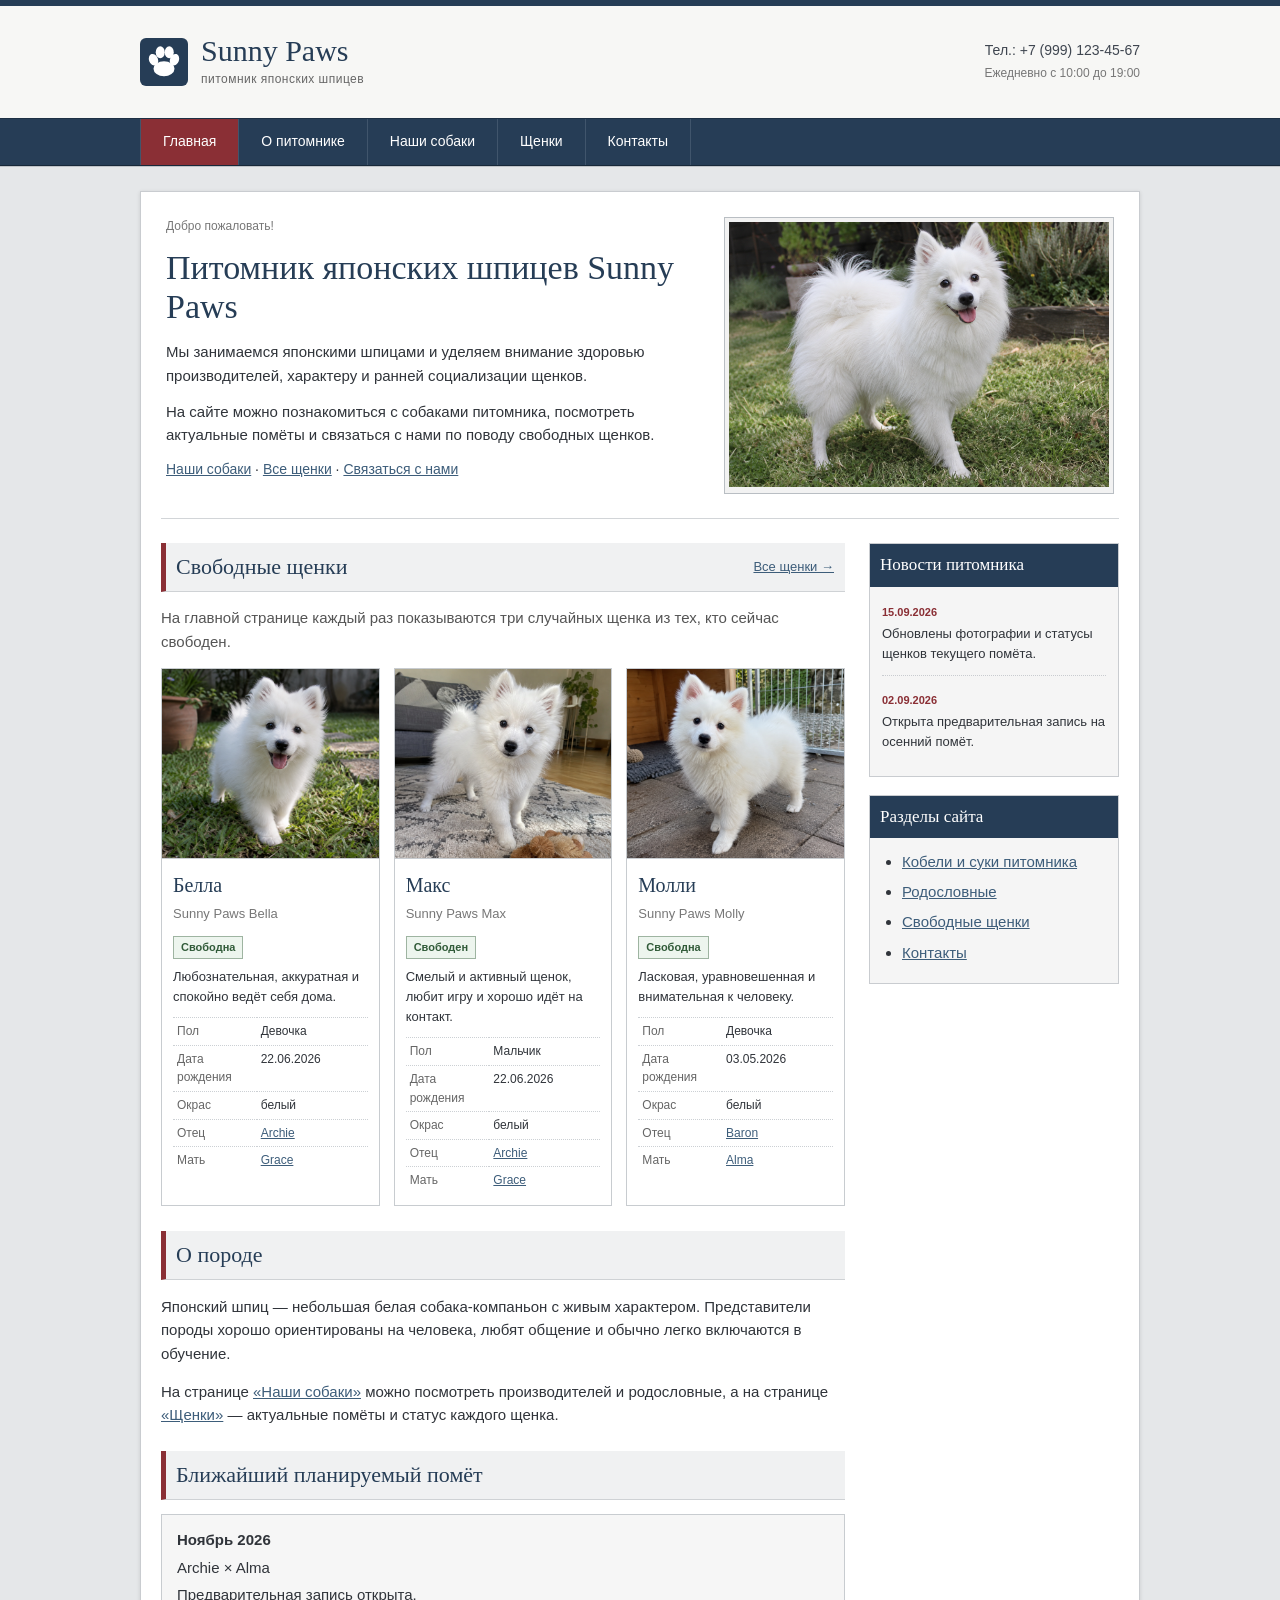
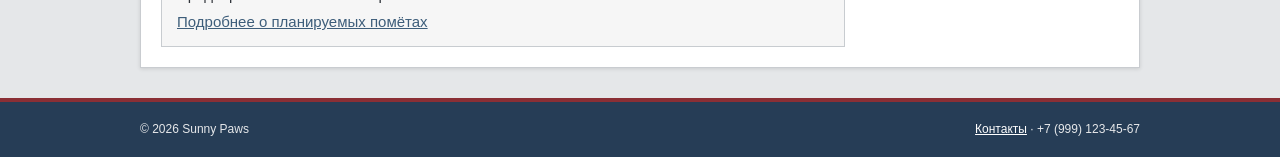
<file: index.html>
<!DOCTYPE html>
<html lang="ru">
<head>
  <meta charset="UTF-8">
  <meta name="viewport" content="width=device-width, initial-scale=1.0">
  <meta name="description" content="Sunny Paws — питомник японских шпицев. Щенки, собаки питомника, помёты и контакты.">
  <title>Sunny Paws — питомник японских шпицев</title>
  <link rel="icon" href="images/paw.svg" type="image/svg+xml">
  <link rel="stylesheet" href="css/style.css">
  <link rel="stylesheet" href="css/responsive.css">
  <script src="js/data.js" defer></script>
  <script src="js/script.js" defer></script>
</head>
<body>

<header class="site-header">
  <div class="site-wrap header-top">
    <a class="site-name" href="index.html">
      <img src="images/paw.svg" alt="" width="48" height="48">
      <span>
        <strong>Sunny Paws</strong>
        <small>питомник японских шпицев</small>
      </span>
    </a>
    <p class="header-contact">Тел.: +7 (999) 123-45-67<br><span>Ежедневно с 10:00 до 19:00</span></p>
    <button class="menu-toggle" type="button" aria-expanded="false" aria-controls="main-nav">Меню</button>
  </div>
  <nav class="main-nav" id="main-nav" aria-label="Основная навигация">
    <div class="site-wrap nav-inner">
      <a class="active" href="index.html" aria-current="page">Главная</a><a href="about.html">О питомнике</a><a href="dogs.html">Наши собаки</a><a href="puppies.html">Щенки</a><a href="contacts.html">Контакты</a>
    </div>
  </nav>
</header>
<main class="site-wrap content">
  <section class="welcome">
    <div class="welcome-text">
      <p class="crumb">Добро пожаловать!</p>
      <h1>Питомник японских шпицев Sunny Paws</h1>
      <p>Мы занимаемся японскими шпицами и уделяем внимание здоровью производителей, характеру и ранней социализации щенков.</p>
      <p>На сайте можно познакомиться с собаками питомника, посмотреть актуальные помёты и связаться с нами по поводу свободных щенков.</p>
      <p class="plain-links"><a href="dogs.html">Наши собаки</a> · <a href="puppies.html">Все щенки</a> · <a href="contacts.html">Связаться с нами</a></p>
    </div>
    <div class="welcome-photo">
      <img src="images/dog-grace.png" alt="Японский шпиц">
    </div>
  </section>

  <div class="two-columns">
    <div class="main-column">
      <section class="block">
        <div class="title-row">
          <h2 class="block-title">Свободные щенки</h2>
          <a class="more-link" href="puppies.html">Все щенки →</a>
        </div>
        <p class="intro">На главной странице каждый раз показываются три случайных щенка из тех, кто сейчас свободен.</p>
        <div class="featured-puppies" id="featured-puppies">
          <p class="loading-note">Загрузка списка щенков...</p>
        </div>
      </section>

      <section class="block">
        <h2 class="block-title">О породе</h2>
        <p>Японский шпиц — небольшая белая собака-компаньон с живым характером. Представители породы хорошо ориентированы на человека, любят общение и обычно легко включаются в обучение.</p>
        <p>На странице <a href="dogs.html">«Наши собаки»</a> можно посмотреть производителей и родословные, а на странице <a href="puppies.html">«Щенки»</a> — актуальные помёты и статус каждого щенка.</p>
      </section>

      <section class="block">
        <h2 class="block-title">Ближайший планируемый помёт</h2>
        <div class="planned-small">
          <p><strong>Ноябрь 2026</strong></p>
          <p>Archie × Alma</p>
          <p>Предварительная запись открыта.</p>
          <a href="puppies.html#planned">Подробнее о планируемых помётах</a>
        </div>
      </section>
    </div>

    <aside class="sidebar">
      <section class="side-box">
        <h2>Новости питомника</h2>
        <article class="news-item">
          <time datetime="2026-09-15">15.09.2026</time>
          <p>Обновлены фотографии и статусы щенков текущего помёта.</p>
        </article>
        <article class="news-item">
          <time datetime="2026-09-02">02.09.2026</time>
          <p>Открыта предварительная запись на осенний помёт.</p>
        </article>
      </section>

      <section class="side-box">
        <h2>Разделы сайта</h2>
        <ul class="link-list">
          <li><a href="dogs.html">Кобели и суки питомника</a></li>
          <li><a href="dogs.html#pedigree">Родословные</a></li>
          <li><a href="puppies.html">Свободные щенки</a></li>
          <li><a href="contacts.html">Контакты</a></li>
        </ul>
      </section>
    </aside>
  </div>
</main>

<footer class="site-footer">
  <div class="site-wrap footer-inner">
    <p>© <span data-current-year></span> Sunny Paws</p>
    <p><a href="contacts.html">Контакты</a> · +7 (999) 123-45-67</p>
  </div>
</footer>

</body>
</html>
</file>
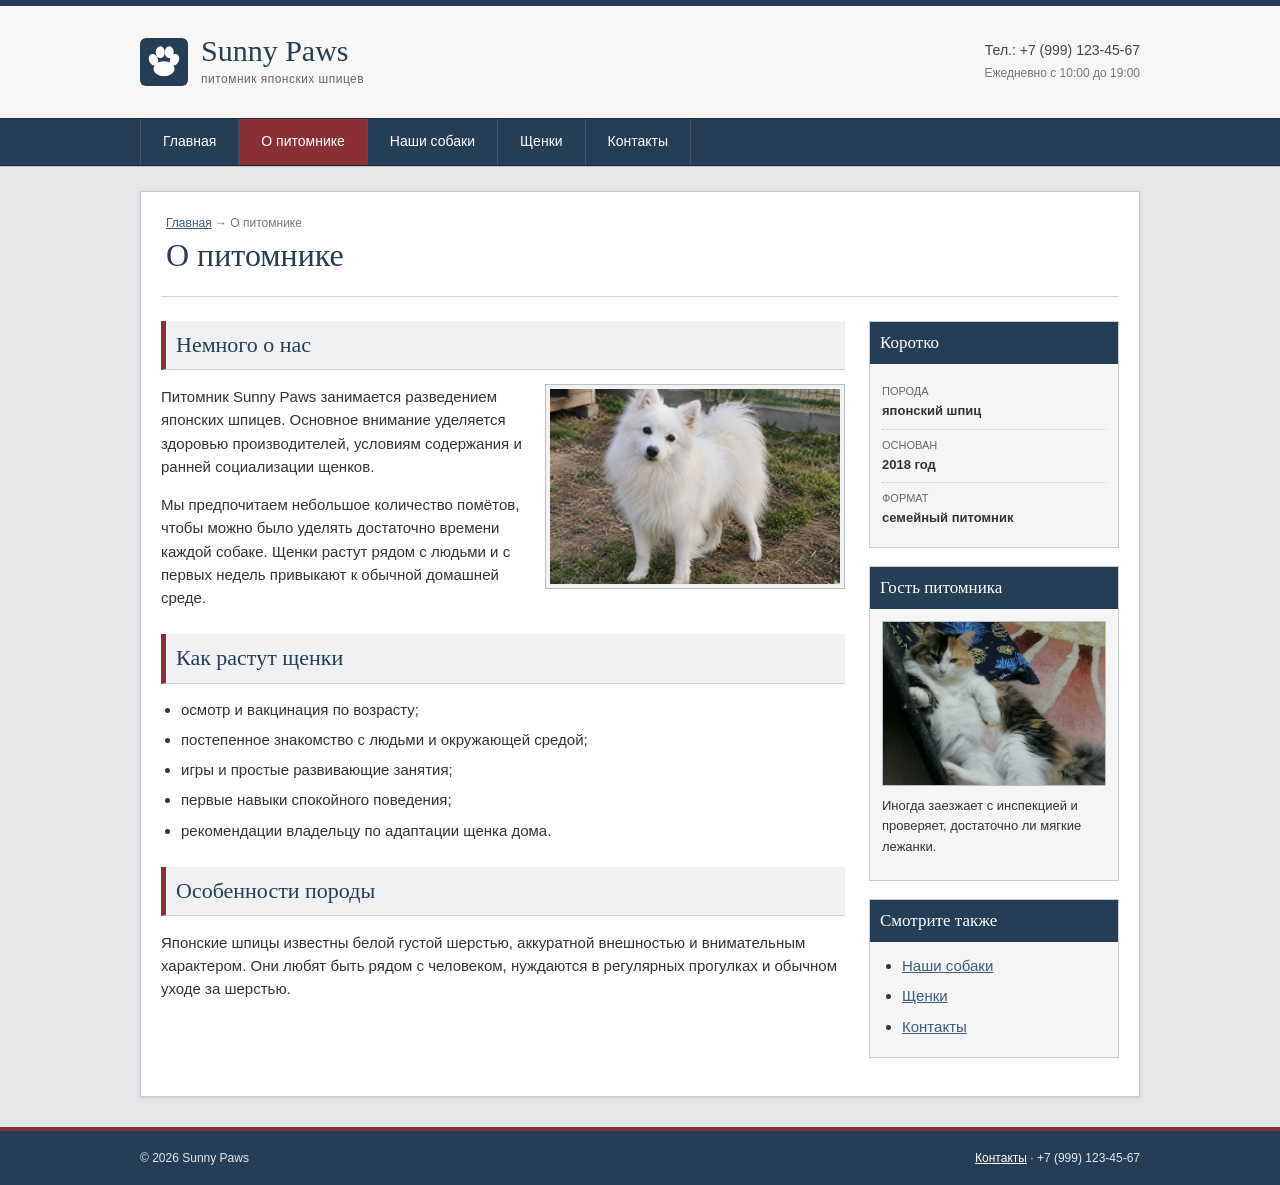
<file: about.html>
<!DOCTYPE html>
<html lang="ru">
<head>
  <meta charset="UTF-8">
  <meta name="viewport" content="width=device-width, initial-scale=1.0">
  <meta name="description" content="О питомнике Sunny Paws и японских шпицах.">
  <title>О питомнике — Sunny Paws</title>
  <link rel="icon" href="images/paw.svg" type="image/svg+xml">
  <link rel="stylesheet" href="css/style.css">
  <link rel="stylesheet" href="css/responsive.css">
  <script src="js/script.js" defer></script>
</head>
<body>

<header class="site-header">
  <div class="site-wrap header-top">
    <a class="site-name" href="index.html">
      <img src="images/paw.svg" alt="" width="48" height="48">
      <span>
        <strong>Sunny Paws</strong>
        <small>питомник японских шпицев</small>
      </span>
    </a>
    <p class="header-contact">Тел.: +7 (999) 123-45-67<br><span>Ежедневно с 10:00 до 19:00</span></p>
    <button class="menu-toggle" type="button" aria-expanded="false" aria-controls="main-nav">Меню</button>
  </div>
  <nav class="main-nav" id="main-nav" aria-label="Основная навигация">
    <div class="site-wrap nav-inner">
      <a href="index.html">Главная</a><a class="active" href="about.html" aria-current="page">О питомнике</a><a href="dogs.html">Наши собаки</a><a href="puppies.html">Щенки</a><a href="contacts.html">Контакты</a>
    </div>
  </nav>
</header>
<main class="site-wrap content">
  <div class="page-heading">
    <p class="crumb"><a href="index.html">Главная</a> → О питомнике</p>
    <h1>О питомнике</h1>
  </div>

  <div class="two-columns">
    <div class="main-column">
      <section class="block">
        <h2 class="block-title">Немного о нас</h2>
        <img class="article-photo" src="images/dog-alma.png" alt="Японский шпиц">
        <p>Питомник Sunny Paws занимается разведением японских шпицев. Основное внимание уделяется здоровью производителей, условиям содержания и ранней социализации щенков.</p>
        <p>Мы предпочитаем небольшое количество помётов, чтобы можно было уделять достаточно времени каждой собаке. Щенки растут рядом с людьми и с первых недель привыкают к обычной домашней среде.</p>
      </section>

      <section class="block">
        <h2 class="block-title">Как растут щенки</h2>
        <ul class="normal-list">
          <li>осмотр и вакцинация по возрасту;</li>
          <li>постепенное знакомство с людьми и окружающей средой;</li>
          <li>игры и простые развивающие занятия;</li>
          <li>первые навыки спокойного поведения;</li>
          <li>рекомендации владельцу по адаптации щенка дома.</li>
        </ul>
      </section>

      <section class="block">
        <h2 class="block-title">Особенности породы</h2>
        <p>Японские шпицы известны белой густой шерстью, аккуратной внешностью и внимательным характером. Они любят быть рядом с человеком, нуждаются в регулярных прогулках и обычном уходе за шерстью.</p>
      </section>
    </div>

    <aside class="sidebar">
      <section class="side-box">
        <h2>Коротко</h2>
        <dl class="facts">
          <div><dt>Порода</dt><dd>японский шпиц</dd></div>
          <div><dt>Основан</dt><dd>2018 год</dd></div>
          <div><dt>Формат</dt><dd>семейный питомник</dd></div>
        </dl>
      </section>
      <section class="side-box guest-pet-box">
        <h2>Гость питомника</h2>
        <img src="images/guest-cat.png" alt="Кошка — гость питомника">
        <p>Иногда заезжает с инспекцией и проверяет, достаточно ли мягкие лежанки.</p>
      </section>

      <section class="side-box">
        <h2>Смотрите также</h2>
        <ul class="link-list">
          <li><a href="dogs.html">Наши собаки</a></li>
          <li><a href="puppies.html">Щенки</a></li>
          <li><a href="contacts.html">Контакты</a></li>
        </ul>
      </section>
    </aside>
  </div>
</main>

<footer class="site-footer">
  <div class="site-wrap footer-inner">
    <p>© <span data-current-year></span> Sunny Paws</p>
    <p><a href="contacts.html">Контакты</a> · +7 (999) 123-45-67</p>
  </div>
</footer>

</body>
</html>
</file>
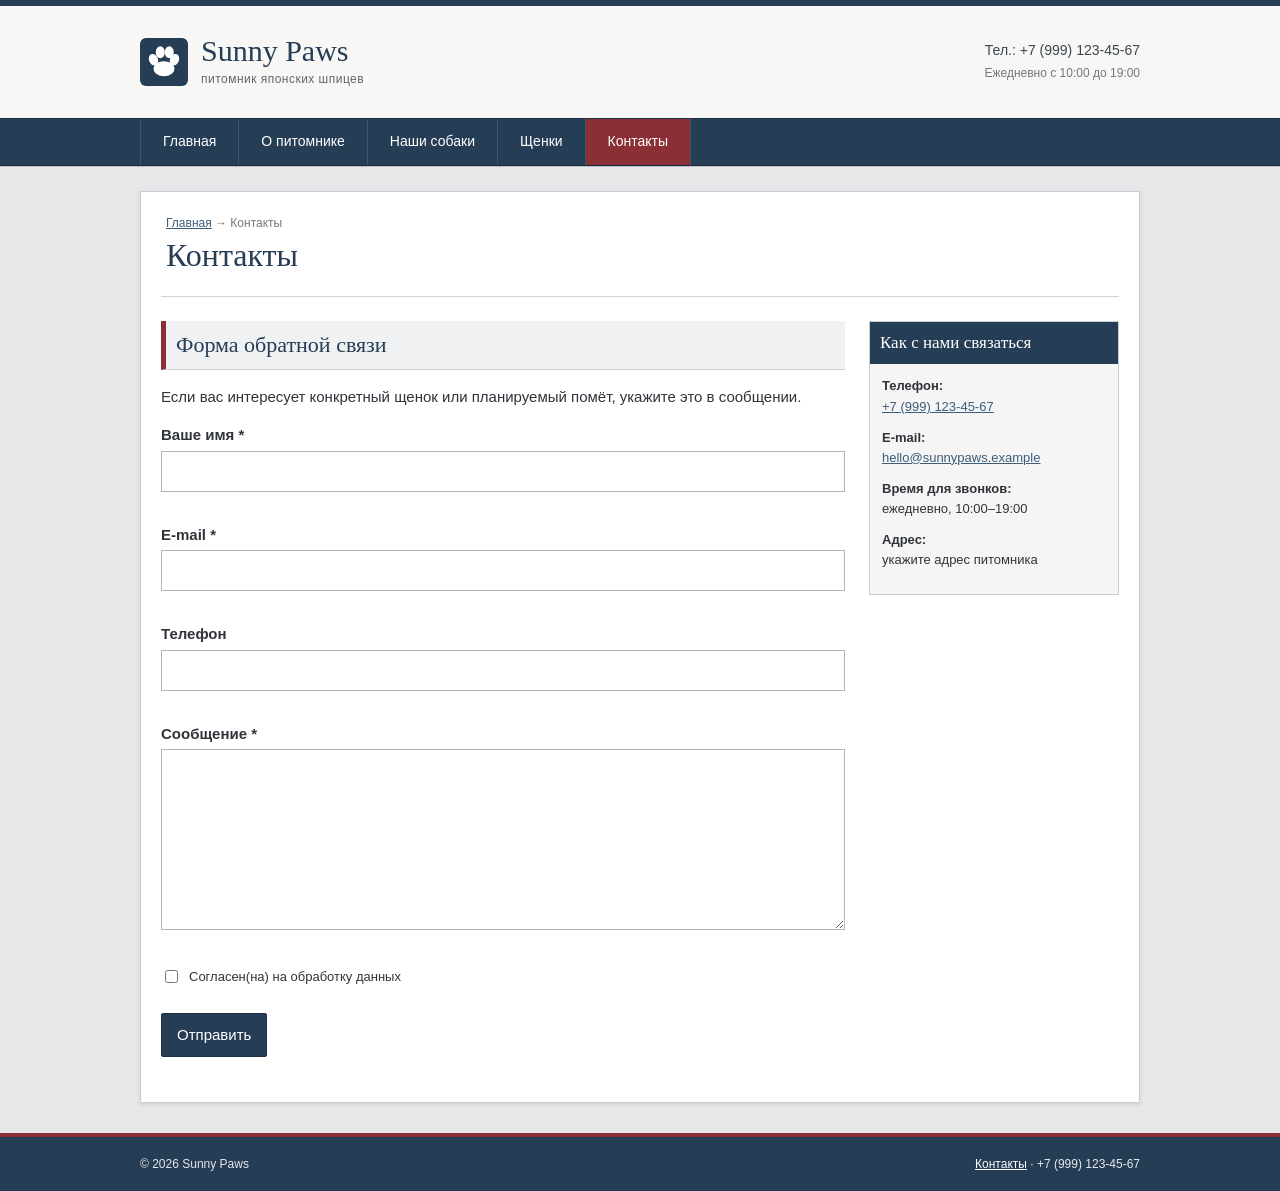
<file: contacts.html>
<!DOCTYPE html>
<html lang="ru">
<head>
  <meta charset="UTF-8">
  <meta name="viewport" content="width=device-width, initial-scale=1.0">
  <meta name="description" content="Контакты питомника Sunny Paws.">
  <title>Контакты — Sunny Paws</title>
  <link rel="icon" href="images/paw.svg" type="image/svg+xml">
  <link rel="stylesheet" href="css/style.css">
  <link rel="stylesheet" href="css/responsive.css">
  <script src="js/script.js" defer></script>
</head>
<body>

<header class="site-header">
  <div class="site-wrap header-top">
    <a class="site-name" href="index.html">
      <img src="images/paw.svg" alt="" width="48" height="48">
      <span>
        <strong>Sunny Paws</strong>
        <small>питомник японских шпицев</small>
      </span>
    </a>
    <p class="header-contact">Тел.: +7 (999) 123-45-67<br><span>Ежедневно с 10:00 до 19:00</span></p>
    <button class="menu-toggle" type="button" aria-expanded="false" aria-controls="main-nav">Меню</button>
  </div>
  <nav class="main-nav" id="main-nav" aria-label="Основная навигация">
    <div class="site-wrap nav-inner">
      <a href="index.html">Главная</a><a href="about.html">О питомнике</a><a href="dogs.html">Наши собаки</a><a href="puppies.html">Щенки</a><a class="active" href="contacts.html" aria-current="page">Контакты</a>
    </div>
  </nav>
</header>
<main class="site-wrap content">
  <div class="page-heading">
    <p class="crumb"><a href="index.html">Главная</a> → Контакты</p>
    <h1>Контакты</h1>
  </div>

  <div class="two-columns contacts-layout">
    <section class="main-column block">
      <h2 class="block-title">Форма обратной связи</h2>
      <p>Если вас интересует конкретный щенок или планируемый помёт, укажите это в сообщении.</p>

      <form id="contact-form" novalidate>
        <div class="form-group">
          <label for="name">Ваше имя *</label>
          <input id="name" name="name" type="text" autocomplete="name">
          <small class="error-message" id="name-error"></small>
        </div>

        <div class="form-group">
          <label for="email">E-mail *</label>
          <input id="email" name="email" type="email" autocomplete="email">
          <small class="error-message" id="email-error"></small>
        </div>

        <div class="form-group">
          <label for="phone">Телефон</label>
          <input id="phone" name="phone" type="tel" autocomplete="tel">
          <small class="error-message" id="phone-error"></small>
        </div>

        <div class="form-group">
          <label for="message">Сообщение *</label>
          <textarea id="message" name="message" rows="7"></textarea>
          <small class="error-message" id="message-error"></small>
        </div>

        <label class="checkbox-row">
          <input id="agreement" name="agreement" type="checkbox">
          <span>Согласен(на) на обработку данных</span>
        </label>
        <small class="error-message" id="agreement-error"></small>

        <button class="classic-button form-button" type="submit">Отправить</button>
        <div class="form-status" id="form-status" role="status" aria-live="polite"></div>
      </form>
    </section>

    <aside class="sidebar">
      <section class="side-box contact-box">
        <h2>Как с нами связаться</h2>
        <p><strong>Телефон:</strong><br><a href="tel:+79991234567">+7 (999) 123-45-67</a></p>
        <p><strong>E-mail:</strong><br><a href="mailto:hello@sunnypaws.example">hello@sunnypaws.example</a></p>
        <p><strong>Время для звонков:</strong><br>ежедневно, 10:00–19:00</p>
        <p><strong>Адрес:</strong><br>укажите адрес питомника</p>
      </section>
    </aside>
  </div>
</main>

<footer class="site-footer">
  <div class="site-wrap footer-inner">
    <p>© <span data-current-year></span> Sunny Paws</p>
    <p><a href="contacts.html">Контакты</a> · +7 (999) 123-45-67</p>
  </div>
</footer>

</body>
</html>
</file>
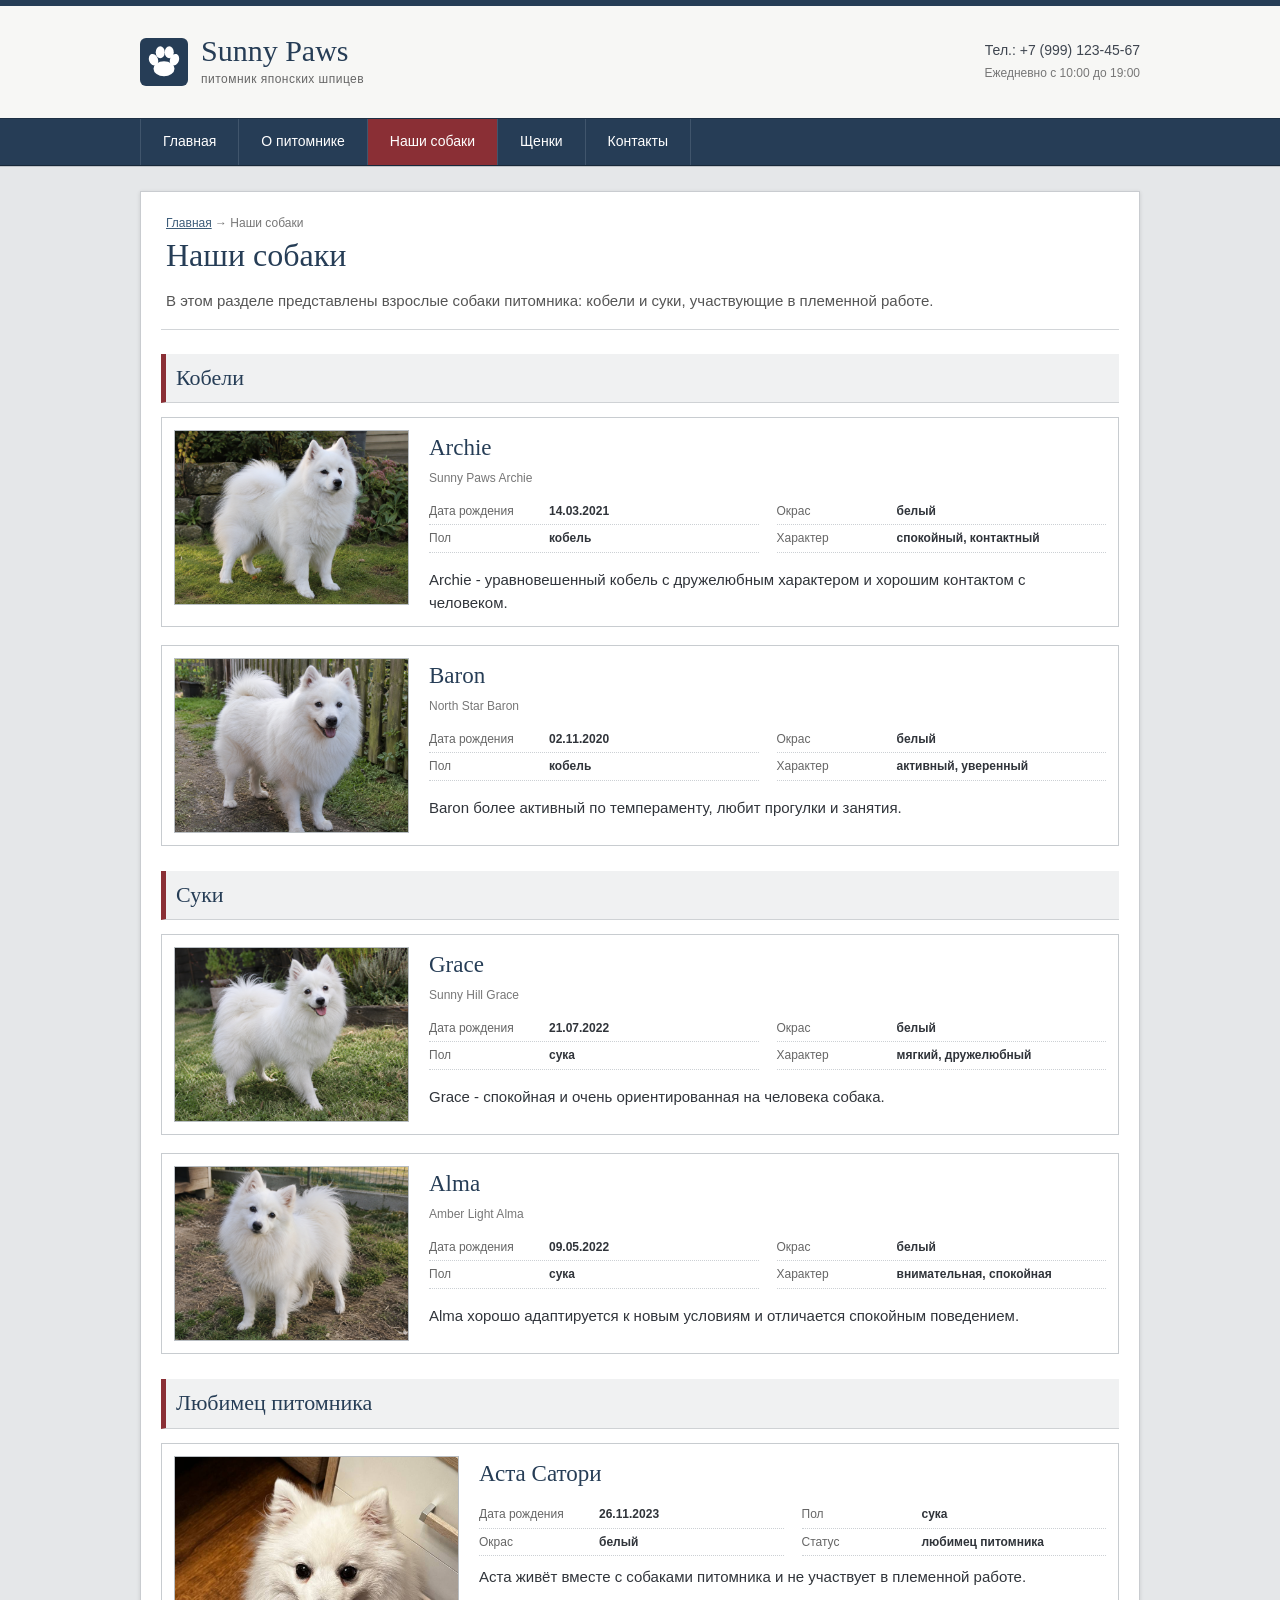
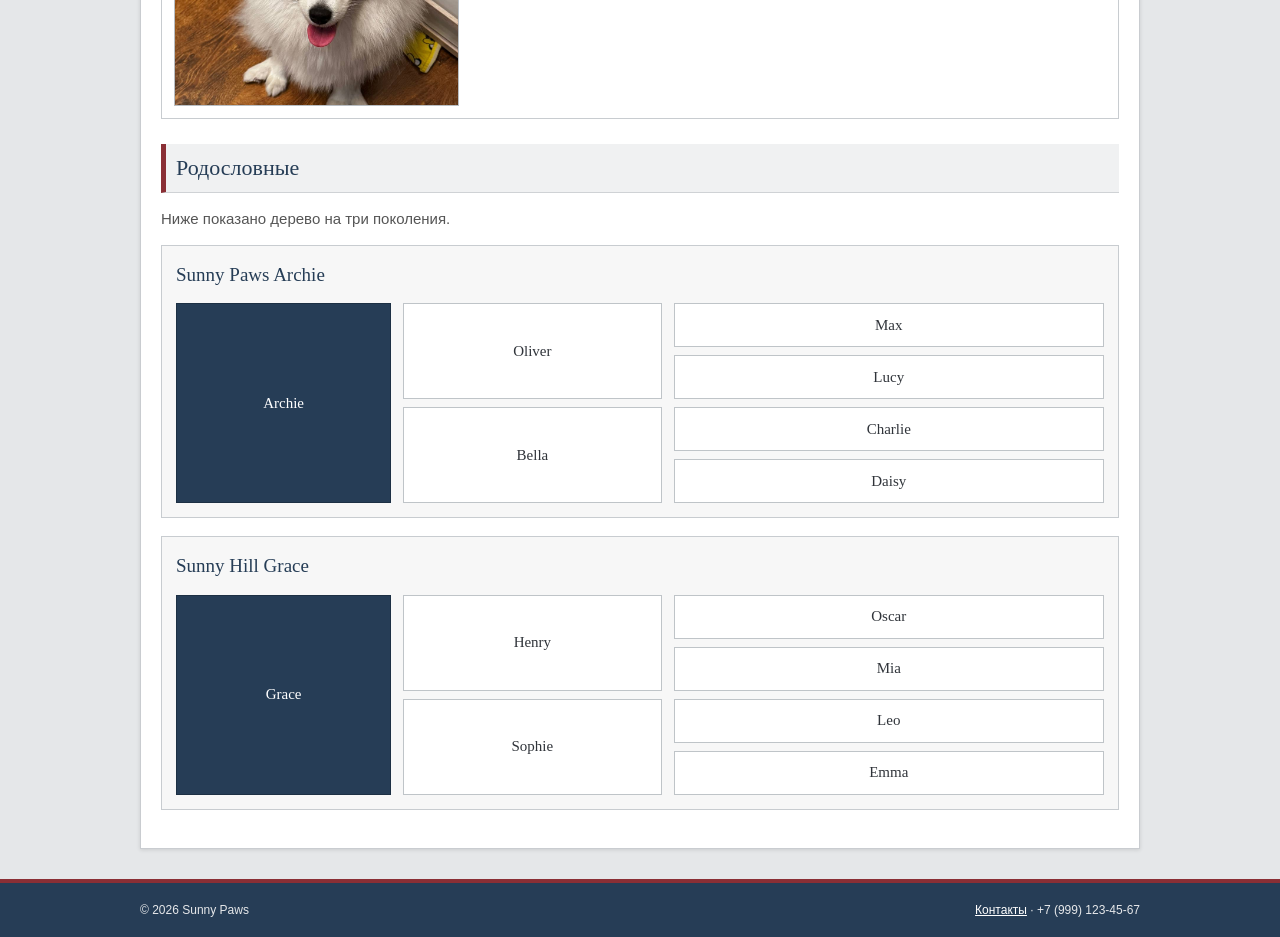
<file: dogs.html>
<!DOCTYPE html>
<html lang="ru">
<head>
  <meta charset="UTF-8">
  <meta name="viewport" content="width=device-width, initial-scale=1.0">
  <meta name="description" content="Взрослые японские шпицы питомника Sunny Paws и их родословные.">
  <title>Наши собаки - Sunny Paws</title>
  <link rel="icon" href="images/paw.svg" type="image/svg+xml">
  <link rel="stylesheet" href="css/style.css">
  <link rel="stylesheet" href="css/responsive.css">
  <script src="js/script.js" defer></script>
</head>
<body>

<header class="site-header">
  <div class="site-wrap header-top">
    <a class="site-name" href="index.html">
      <img src="images/paw.svg" alt="" width="48" height="48">
      <span>
        <strong>Sunny Paws</strong>
        <small>питомник японских шпицев</small>
      </span>
    </a>
    <p class="header-contact">Тел.: +7 (999) 123-45-67<br><span>Ежедневно с 10:00 до 19:00</span></p>
    <button class="menu-toggle" type="button" aria-expanded="false" aria-controls="main-nav">Меню</button>
  </div>
  <nav class="main-nav" id="main-nav" aria-label="Основная навигация">
    <div class="site-wrap nav-inner">
      <a href="index.html">Главная</a><a href="about.html">О питомнике</a><a class="active" href="dogs.html" aria-current="page">Наши собаки</a><a href="puppies.html">Щенки</a><a href="contacts.html">Контакты</a>
    </div>
  </nav>
</header>
<main class="site-wrap content">
  <div class="page-heading">
    <p class="crumb"><a href="index.html">Главная</a> → Наши собаки</p>
    <h1>Наши собаки</h1>
    <p>В этом разделе представлены взрослые собаки питомника: кобели и суки, участвующие в племенной работе.</p>
  </div>

  <section class="block dog-section">
    <h2 class="block-title">Кобели</h2>

    <article class="adult-dog" id="archie">
      <img src="images/dog-archie.png" alt="Кобель японского шпица Archie">
      <div>
        <h3>Archie <span>Sunny Paws Archie</span></h3>
        <dl class="dog-details">
          <div><dt>Дата рождения</dt><dd>14.03.2021</dd></div>
          <div><dt>Окрас</dt><dd>белый</dd></div>
          <div><dt>Пол</dt><dd>кобель</dd></div>
          <div><dt>Характер</dt><dd>спокойный, контактный</dd></div>
        </dl>
        <p>Archie - уравновешенный кобель с дружелюбным характером и хорошим контактом с человеком.</p>
      </div>
    </article>

    <article class="adult-dog" id="baron">
      <img src="images/dog-baron.png" alt="Кобель японского шпица Baron">
      <div>
        <h3>Baron <span>North Star Baron</span></h3>
        <dl class="dog-details">
          <div><dt>Дата рождения</dt><dd>02.11.2020</dd></div>
          <div><dt>Окрас</dt><dd>белый</dd></div>
          <div><dt>Пол</dt><dd>кобель</dd></div>
          <div><dt>Характер</dt><dd>активный, уверенный</dd></div>
        </dl>
        <p>Baron более активный по темпераменту, любит прогулки и занятия.</p>
      </div>
    </article>
  </section>

  <section class="block dog-section">
    <h2 class="block-title">Суки</h2>

    <article class="adult-dog" id="grace">
      <img src="images/dog-grace.png" alt="Сука японского шпица Grace">
      <div>
        <h3>Grace <span>Sunny Hill Grace</span></h3>
        <dl class="dog-details">
          <div><dt>Дата рождения</dt><dd>21.07.2022</dd></div>
          <div><dt>Окрас</dt><dd>белый</dd></div>
          <div><dt>Пол</dt><dd>сука</dd></div>
          <div><dt>Характер</dt><dd>мягкий, дружелюбный</dd></div>
        </dl>
        <p>Grace - спокойная и очень ориентированная на человека собака.</p>
      </div>
    </article>

    <article class="adult-dog" id="alma">
      <img src="images/dog-alma.png" alt="Сука японского шпица Alma">
      <div>
        <h3>Alma <span>Amber Light Alma</span></h3>
        <dl class="dog-details">
          <div><dt>Дата рождения</dt><dd>09.05.2022</dd></div>
          <div><dt>Окрас</dt><dd>белый</dd></div>
          <div><dt>Пол</dt><dd>сука</dd></div>
          <div><dt>Характер</dt><dd>внимательная, спокойная</dd></div>
        </dl>
        <p>Alma хорошо адаптируется к новым условиям и отличается спокойным поведением.</p>
      </div>
    </article>
  </section>

  <section class="block favorite-section">
    <h2 class="block-title">Любимец питомника</h2>
    <article class="favorite-pet">
      <img src="images/favorite-dog.png" alt="Аста Сатори - белый шпиц">
      <div>
        <h3>Аста Сатори</h3>
        <dl class="dog-details favorite-details">
          <div><dt>Дата рождения</dt><dd>26.11.2023</dd></div>
          <div><dt>Пол</dt><dd>сука</dd></div>
          <div><dt>Окрас</dt><dd>белый</dd></div>
          <div><dt>Статус</dt><dd>любимец питомника</dd></div>
        </dl>
        <p>Аста живёт вместе с собаками питомника и не участвует в племенной работе.</p>
      </div>
    </article>
  </section>

  <section class="block" id="pedigree">
    <h2 class="block-title">Родословные</h2>
    <p class="intro">Ниже показано дерево на три поколения.</p>

    <div class="pedigree-card">
      <h3>Sunny Paws Archie</h3>
      <div class="pedigree-tree">
        <div class="pedigree-level level-dog"><span>Archie</span></div>
        <div class="pedigree-level level-parents"><span>Oliver</span><span>Bella</span></div>
        <div class="pedigree-level level-grandparents"><span>Max</span><span>Lucy</span><span>Charlie</span><span>Daisy</span></div>
      </div>
    </div>

    <div class="pedigree-card">
      <h3>Sunny Hill Grace</h3>
      <div class="pedigree-tree">
        <div class="pedigree-level level-dog"><span>Grace</span></div>
        <div class="pedigree-level level-parents"><span>Henry</span><span>Sophie</span></div>
        <div class="pedigree-level level-grandparents"><span>Oscar</span><span>Mia</span><span>Leo</span><span>Emma</span></div>
      </div>
    </div>
  </section>
</main>

<footer class="site-footer">
  <div class="site-wrap footer-inner">
    <p>© <span data-current-year></span> Sunny Paws</p>
    <p><a href="contacts.html">Контакты</a> · +7 (999) 123-45-67</p>
  </div>
</footer>

</body>
</html>
</file>
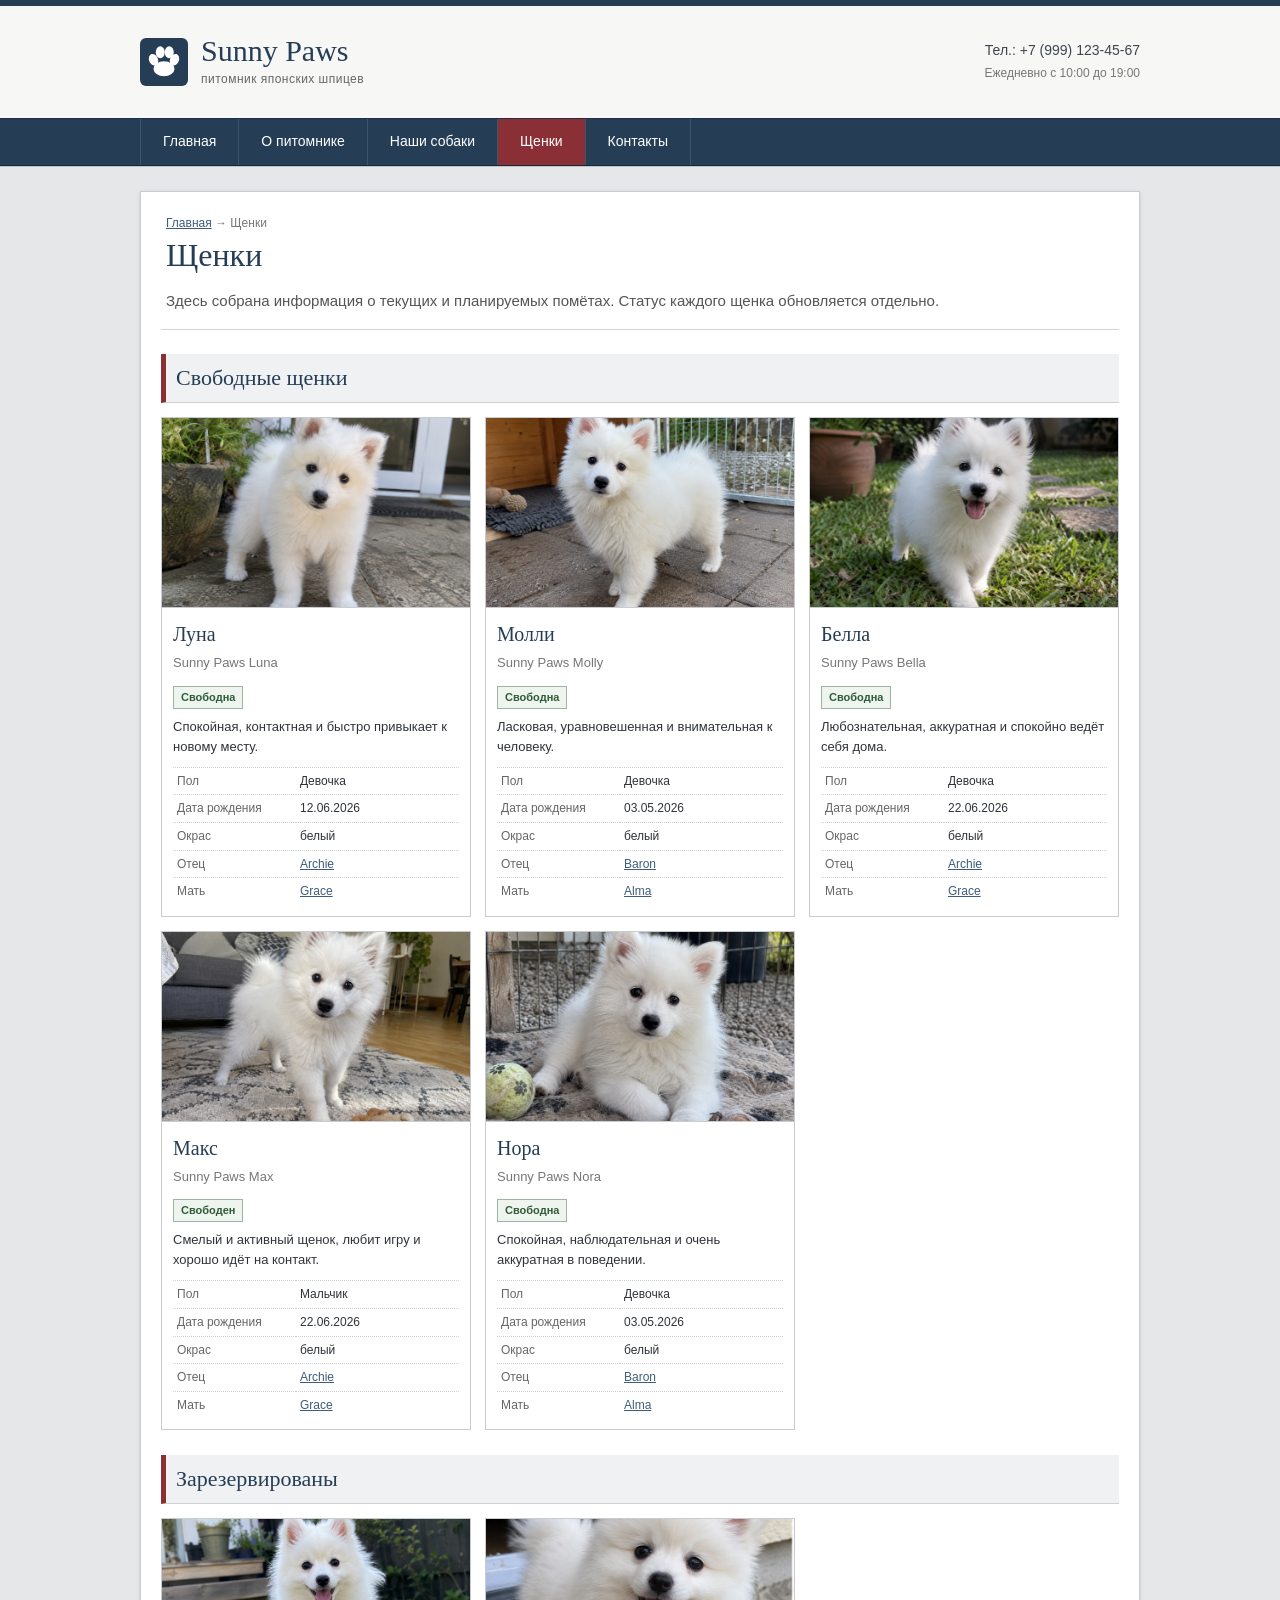
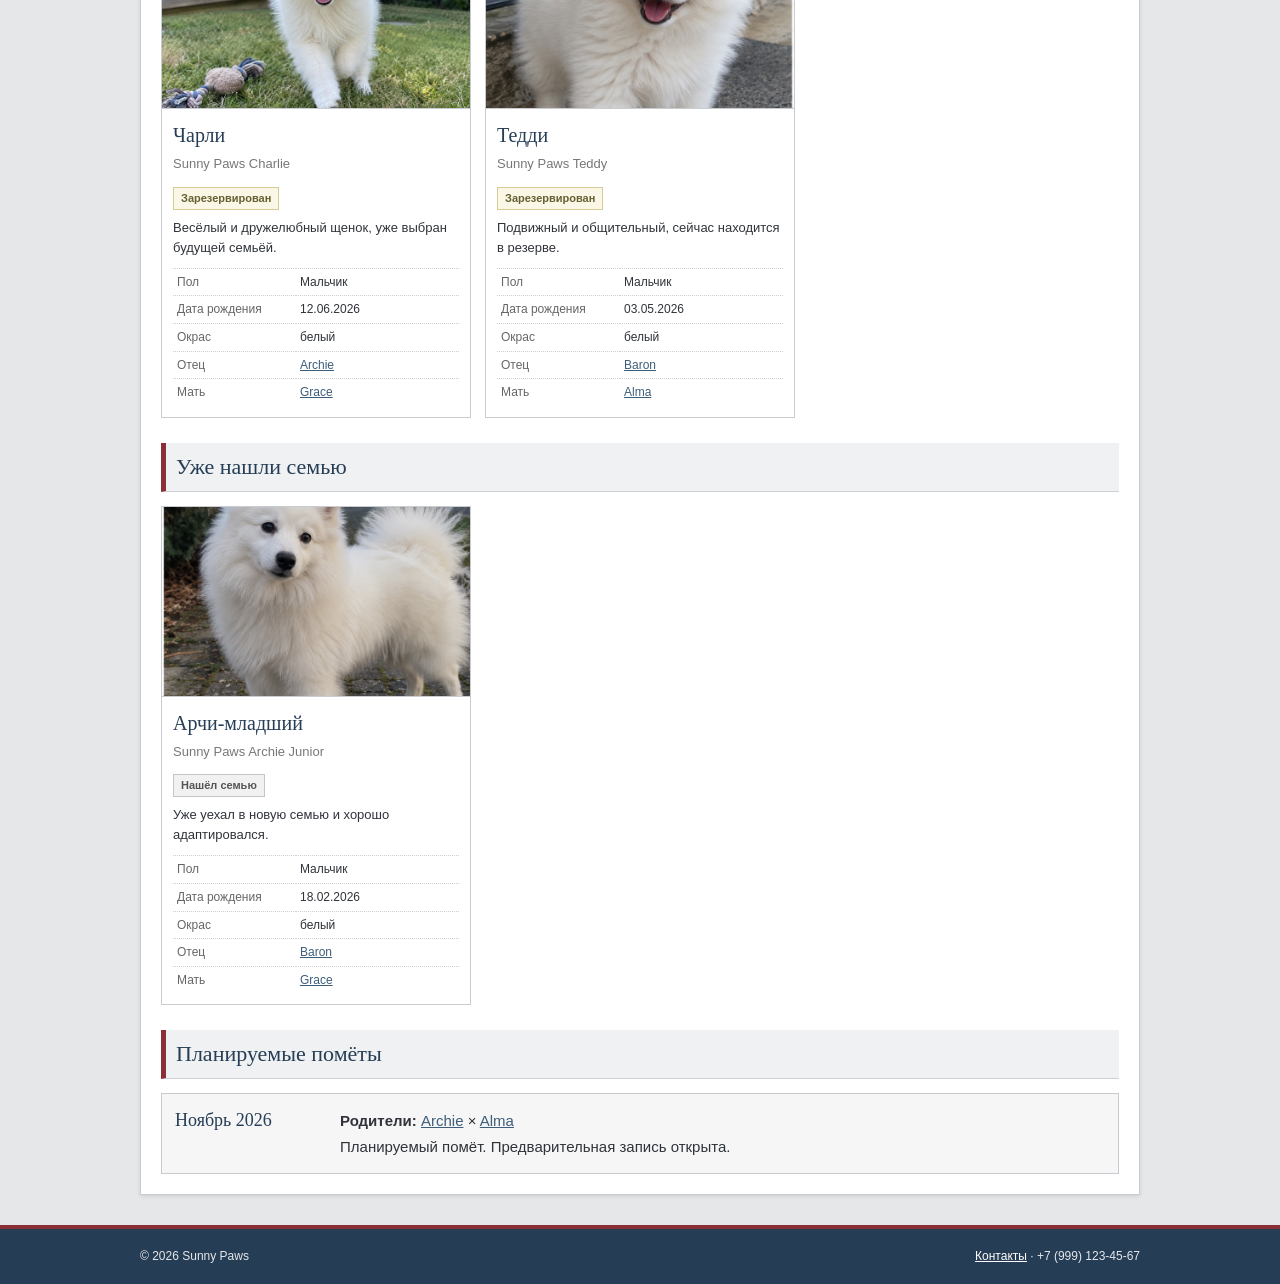
<file: puppies.html>
<!DOCTYPE html>
<html lang="ru">
<head>
  <meta charset="UTF-8">
  <meta name="viewport" content="width=device-width, initial-scale=1.0">
  <meta name="description" content="Щенки японского шпица питомника Sunny Paws.">
  <title>Щенки — Sunny Paws</title>
  <link rel="icon" href="images/paw.svg" type="image/svg+xml">
  <link rel="stylesheet" href="css/style.css">
  <link rel="stylesheet" href="css/responsive.css">
  <script src="js/data.js" defer></script>
  <script src="js/script.js" defer></script>
</head>
<body>

<header class="site-header">
  <div class="site-wrap header-top">
    <a class="site-name" href="index.html">
      <img src="images/paw.svg" alt="" width="48" height="48">
      <span>
        <strong>Sunny Paws</strong>
        <small>питомник японских шпицев</small>
      </span>
    </a>
    <p class="header-contact">Тел.: +7 (999) 123-45-67<br><span>Ежедневно с 10:00 до 19:00</span></p>
    <button class="menu-toggle" type="button" aria-expanded="false" aria-controls="main-nav">Меню</button>
  </div>
  <nav class="main-nav" id="main-nav" aria-label="Основная навигация">
    <div class="site-wrap nav-inner">
      <a href="index.html">Главная</a><a href="about.html">О питомнике</a><a href="dogs.html">Наши собаки</a><a class="active" href="puppies.html" aria-current="page">Щенки</a><a href="contacts.html">Контакты</a>
    </div>
  </nav>
</header>
<main class="site-wrap content">
  <div class="page-heading">
    <p class="crumb"><a href="index.html">Главная</a> → Щенки</p>
    <h1>Щенки</h1>
    <p>Здесь собрана информация о текущих и планируемых помётах. Статус каждого щенка обновляется отдельно.</p>
  </div>

  <section class="block puppy-status-block">
    <h2 class="block-title">Свободные щенки</h2>
    <div class="puppies-catalog" id="available-puppies"></div>
  </section>

  <section class="block puppy-status-block">
    <h2 class="block-title">Зарезервированы</h2>
    <div class="puppies-catalog" id="reserved-puppies"></div>
  </section>

  <section class="block puppy-status-block">
    <h2 class="block-title">Уже нашли семью</h2>
    <div class="puppies-catalog" id="family-puppies"></div>
  </section>

  <section class="block" id="planned">
    <h2 class="block-title">Планируемые помёты</h2>
    <div id="planned-litters" class="planned-list"></div>
  </section>
</main>

<footer class="site-footer">
  <div class="site-wrap footer-inner">
    <p>© <span data-current-year></span> Sunny Paws</p>
    <p><a href="contacts.html">Контакты</a> · +7 (999) 123-45-67</p>
  </div>
</footer>

</body>
</html>
</file>
<file: css/style.css>
* { box-sizing: border-box; }

html { scroll-behavior: smooth; }

body {
  margin: 0;
  color: #30343a;
  background: #e5e7e9;
  font-family: Arial, Helvetica, sans-serif;
  font-size: 15px;
  line-height: 1.55;
}

img { max-width: 100%; height: auto; }

a { color: #3d5d7a; }
a:hover { color: #8a2f35; }

.site-wrap {
  width: 1000px;
  max-width: calc(100% - 30px);
  margin: 0 auto;
}

.site-header {
  background: #f7f7f5;
  border-top: 6px solid #263d56;
  border-bottom: 1px solid #bfc3c7;
}

.header-top {
  min-height: 112px;
  display: flex;
  align-items: center;
  justify-content: space-between;
  gap: 24px;
}

.site-name {
  display: flex;
  align-items: center;
  gap: 13px;
  color: #263d56;
  text-decoration: none;
}

.site-name img { width: 48px; height: 48px; }

.site-name strong,
.site-name small { display: block; }

.site-name strong {
  font-family: Georgia, "Times New Roman", serif;
  font-size: 30px;
  font-weight: normal;
  line-height: 1.05;
}

.site-name small {
  margin-top: 4px;
  color: #666;
  font-size: 12px;
  letter-spacing: .04em;
}

.header-contact {
  margin: 0;
  text-align: right;
  color: #3f4650;
  font-size: 14px;
}

.header-contact span {
  color: #777;
  font-size: 12px;
}

.main-nav {
  background: #263d56;
  border-top: 1px solid #1d3044;
  border-bottom: 1px solid #172839;
}

.nav-inner { display: flex; }

.main-nav a {
  display: block;
  padding: 12px 22px;
  border-right: 1px solid #40556c;
  color: #fff;
  text-decoration: none;
  font-size: 14px;
}

.main-nav a:first-child { border-left: 1px solid #40556c; }

.main-nav a:hover,
.main-nav a.active {
  background: #8a2f35;
  color: #fff;
}

.menu-toggle { display: none; }

.content {
  margin-top: 24px;
  margin-bottom: 30px;
  padding: 20px;
  background: #fff;
  border: 1px solid #c9ccd0;
  box-shadow: 0 1px 4px rgba(0,0,0,.12);
}

.welcome {
  display: grid;
  grid-template-columns: 1fr 390px;
  gap: 26px;
  padding: 5px 5px 24px;
  border-bottom: 1px solid #d2d5d8;
}

.welcome h1,
.page-heading h1 {
  margin: 5px 0 14px;
  color: #263d56;
  font-family: Georgia, "Times New Roman", serif;
  font-size: 34px;
  font-weight: normal;
  line-height: 1.15;
}

.welcome p { margin: 0 0 13px; }

.welcome-photo {
  padding: 4px;
  background: #f2f2f2;
  border: 1px solid #b9bec3;
}

.welcome-photo img {
  display: block;
  width: 100%;
  height: 265px;
  object-fit: cover;
}

.crumb {
  margin: 0;
  color: #777;
  font-size: 12px;
}

.plain-links { font-size: 14px; }

.two-columns {
  display: grid;
  grid-template-columns: minmax(0,1fr) 250px;
  gap: 24px;
  margin-top: 24px;
}

.main-column { min-width: 0; }

.block { margin-bottom: 25px; }
.block:last-child { margin-bottom: 0; }

.title-row {
  display: flex;
  align-items: center;
  justify-content: space-between;
  gap: 15px;
  margin-bottom: 14px;
  border-left: 5px solid #8a2f35;
  border-bottom: 1px solid #cfd2d5;
  background: #f0f1f2;
}

.title-row .block-title {
  margin: 0;
  border: 0;
  background: transparent;
}

.more-link {
  margin-right: 11px;
  white-space: nowrap;
  font-size: 13px;
}

.block-title,
.side-box h2 {
  font-family: Georgia, "Times New Roman", serif;
  font-weight: normal;
}

.block-title {
  margin: 0 0 14px;
  padding: 7px 10px;
  color: #263d56;
  background: #f0f1f2;
  border-left: 5px solid #8a2f35;
  border-bottom: 1px solid #cfd2d5;
  font-size: 22px;
}

.intro { margin-top: 0; color: #555; }

.featured-puppies,
.puppies-catalog {
  display: grid;
  gap: 14px;
}

.featured-puppies { grid-template-columns: repeat(3,1fr); }
.puppies-catalog { grid-template-columns: repeat(3,1fr); }

.puppy-card {
  background: #fff;
  border: 1px solid #c8ccd0;
}

.puppy-card > img {
  display: block;
  width: 100%;
  height: 190px;
  object-fit: cover;
  border-bottom: 1px solid #c8ccd0;
}

.puppy-info { padding: 11px; }

.puppy-info h3 {
  margin: 0 0 3px;
  color: #263d56;
  font-family: Georgia, "Times New Roman", serif;
  font-size: 20px;
  font-weight: normal;
}

.puppy-full-name {
  margin: 0 0 9px;
  color: #777;
  font-size: 11px;
}

.puppy-info p { margin: 0 0 10px; font-size: 13px; }

.puppy-info table {
  width: 100%;
  border-collapse: collapse;
  font-size: 12px;
}

.puppy-info th,
.puppy-info td {
  padding: 4px;
  border-top: 1px dotted #ccd0d4;
  text-align: left;
  vertical-align: top;
}

.puppy-info th {
  width: 43%;
  color: #666;
  font-weight: normal;
}

.status {
  display: inline-block;
  margin-bottom: 8px;
  padding: 2px 7px;
  border: 1px solid;
  font-size: 11px;
  font-weight: bold;
}

.status-available {
  color: #315b39;
  background: #edf5ee;
  border-color: #9eb4a1;
}

.status-reserved {
  color: #655f32;
  background: #faf7e7;
  border-color: #d6cb95;
}

.status-family {
  color: #555;
  background: #f1f1f1;
  border-color: #c4c4c4;
}

.loading-note,
.empty-note {
  margin: 0;
  padding: 14px;
  border: 1px dashed #bfc4c8;
  color: #666;
  background: #f8f8f8;
}

.planned-small {
  padding: 13px 15px;
  border: 1px solid #c8ccd0;
  background: #f6f6f6;
}

.planned-small p { margin: 0 0 4px; }

.sidebar { min-width: 0; }

.side-box {
  margin-bottom: 18px;
  padding: 0 12px 12px;
  background: #f5f5f5;
  border: 1px solid #c9ccd0;
}

.side-box h2 {
  margin: 0 -12px 12px;
  padding: 8px 10px;
  color: #fff;
  background: #263d56;
  font-size: 17px;
}

.side-box p { margin: 0 0 11px; font-size: 13px; }

.news-item {
  padding: 0 0 11px;
  margin: 0 0 11px;
  border-bottom: 1px dotted #c9ccd0;
}

.news-item:last-child { margin-bottom: 0; border-bottom: 0; }

.news-item time {
  color: #8a2f35;
  font-size: 11px;
  font-weight: bold;
}

.news-item p { margin: 2px 0 0; }

.link-list,
.normal-list {
  margin: 0;
  padding-left: 20px;
}

.link-list li,
.normal-list li { margin-bottom: 7px; }

.page-heading {
  padding: 2px 5px 17px;
  border-bottom: 1px solid #d2d5d8;
}

.page-heading h1 { margin-bottom: 5px; font-size: 32px; }
.page-heading > p:last-child { margin-bottom: 0; color: #555; }

.article-photo {
  float: right;
  width: 300px;
  height: 205px;
  margin: 0 0 14px 20px;
  padding: 4px;
  object-fit: cover;
  background: #f2f2f2;
  border: 1px solid #b9bec3;
}

.facts { margin: 0; }

.facts div {
  padding: 7px 0;
  border-bottom: 1px dotted #c9ccd0;
}

.facts div:last-child { border-bottom: 0; }

.facts dt {
  color: #666;
  font-size: 11px;
  text-transform: uppercase;
}

.facts dd {
  margin: 1px 0 0;
  font-size: 13px;
  font-weight: bold;
}

.dog-section { margin-top: 24px; }

.adult-dog {
  display: grid;
  grid-template-columns: 235px 1fr;
  gap: 20px;
  margin-bottom: 18px;
  padding: 12px;
  border: 1px solid #c8ccd0;
  background: #fff;
}

.adult-dog img {
  width: 100%;
  height: 175px;
  object-fit: cover;
  border: 1px solid #b9bec3;
}

.adult-dog h3 {
  margin: 0 0 10px;
  color: #263d56;
  font-family: Georgia, "Times New Roman", serif;
  font-size: 23px;
  font-weight: normal;
}

.adult-dog h3 span {
  display: block;
  margin-top: 3px;
  color: #777;
  font-family: Arial, Helvetica, sans-serif;
  font-size: 12px;
  font-weight: normal;
}

.adult-dog p { margin-bottom: 0; }

.dog-details {
  display: grid;
  grid-template-columns: repeat(2,1fr);
  gap: 0 18px;
  margin: 0 0 9px;
}

.dog-details div {
  display: grid;
  grid-template-columns: 120px 1fr;
  padding: 4px 0;
  border-bottom: 1px dotted #ccd0d4;
  font-size: 12px;
}

.dog-details dt { color: #666; }
.dog-details dd { margin: 0; font-weight: bold; }

.pedigree-card {
  margin-bottom: 18px;
  padding: 14px;
  border: 1px solid #c8ccd0;
  background: #f7f7f7;
}

.pedigree-card h3 {
  margin: 0 0 14px;
  color: #263d56;
  font-family: Georgia, "Times New Roman", serif;
  font-size: 19px;
  font-weight: normal;
}

.pedigree-tree {
  display: grid;
  grid-template-columns: 1fr 1.2fr 2fr;
  gap: 12px;
  align-items: stretch;
}

.pedigree-level {
  display: grid;
  gap: 8px;
}

.level-dog { grid-template-rows: 1fr; }
.level-parents { grid-template-rows: repeat(2,1fr); }
.level-grandparents { grid-template-rows: repeat(4,1fr); }

.pedigree-level span {
  display: flex;
  align-items: center;
  justify-content: center;
  min-height: 44px;
  padding: 7px;
  border: 1px solid #bfc4c8;
  background: #fff;
  text-align: center;
  font-family: Georgia, "Times New Roman", serif;
}

.level-dog span {
  color: #fff;
  background: #263d56;
  border-color: #1d3044;
}

.puppy-status-block { margin-top: 24px; }

.planned-list {
  display: grid;
  gap: 12px;
}

.planned-item {
  display: grid;
  grid-template-columns: 150px 1fr;
  gap: 15px;
  padding: 13px;
  border: 1px solid #c8ccd0;
  background: #f6f6f6;
}

.planned-item strong {
  color: #263d56;
  font-family: Georgia, "Times New Roman", serif;
  font-size: 18px;
  font-weight: normal;
}

.planned-item p { margin: 2px 0; }

.contacts-layout { align-items: start; }

.form-group { margin-bottom: 13px; }

.form-group label {
  display: block;
  margin-bottom: 4px;
  font-weight: bold;
}

input[type="text"],
input[type="email"],
input[type="tel"],
textarea {
  width: 100%;
  padding: 8px 9px;
  border: 1px solid #aeb5bb;
  background: #fff;
  color: #30343a;
  font: inherit;
}

textarea { resize: vertical; }

input:focus,
textarea:focus {
  outline: 2px solid #d5dce2;
  border-color: #263d56;
}

.is-invalid {
  border-color: #9c3434 !important;
  background: #fff7f7 !important;
}

.error-message {
  display: block;
  min-height: 16px;
  margin-top: 2px;
  color: #9c3434;
  font-size: 11px;
}

.checkbox-row {
  display: flex;
  gap: 8px;
  align-items: flex-start;
  margin: 3px 0 0;
  font-size: 13px;
}

.checkbox-row input { margin-top: 3px; }

.classic-button {
  display: inline-block;
  margin-top: 7px;
  padding: 9px 15px;
  border: 1px solid #1d3044;
  border-radius: 2px;
  color: #fff;
  background: #263d56;
  text-decoration: none;
  font-weight: bold;
  cursor: pointer;
}

.classic-button:hover {
  color: #fff;
  background: #8a2f35;
}

.form-button { margin-top: 8px; font: inherit; }

.form-status {
  display: none;
  margin-top: 13px;
  padding: 8px 10px;
  border: 1px solid;
  font-size: 13px;
}

.form-status.success {
  display: block;
  color: #315e36;
  background: #eef6e9;
  border-color: #9eb48e;
}

.form-status.error {
  display: block;
  color: #7b302b;
  background: #fff0ee;
  border-color: #caa19d;
}

.contact-box a { word-break: break-word; }

.site-footer {
  padding: 18px 0;
  color: #e6e8ea;
  background: #263d56;
  border-top: 4px solid #8a2f35;
  font-size: 12px;
}

.site-footer a { color: #fff; }

.footer-inner {
  display: flex;
  justify-content: space-between;
  gap: 20px;
}

.footer-inner p { margin: 0; }

.favorite-section {
  margin-top: 24px;
}

.favorite-pet {
  display: grid;
  grid-template-columns: 285px 1fr;
  gap: 20px;
  padding: 12px;
  border: 1px solid #c8ccd0;
  background: #fff;
}

.favorite-pet img {
  width: 100%;
  height: 250px;
  object-fit: cover;
  object-position: center 28%;
  border: 1px solid #b9bec3;
}

.favorite-pet h3 {
  margin: 0 0 10px;
  color: #263d56;
  font-family: Georgia, "Times New Roman", serif;
  font-size: 23px;
  font-weight: normal;
}

.favorite-pet p {
  margin: 0 0 10px;
}

.pet-note {
  color: #707070;
  font-size: 12px;
}

.guest-pet-box img {
  display: block;
  width: 100%;
  height: 165px;
  margin-bottom: 10px;
  object-fit: cover;
  object-position: center 42%;
  border: 1px solid #b9bec3;
}
</file>
<file: css/responsive.css>
@media (max-width: 900px) {
  .welcome { grid-template-columns: 1fr 330px; }
  .two-columns { grid-template-columns: minmax(0,1fr) 220px; }
  .featured-puppies,
  .puppies-catalog { grid-template-columns: repeat(2,1fr); }
  .dog-details { grid-template-columns: 1fr; }
}

@media (max-width: 720px) {
  body { font-size: 14px; }

  .site-wrap { max-width: calc(100% - 20px); }
  .header-top { min-height: 85px; }
  .site-name strong { font-size: 25px; }
  .header-contact { display: none; }

  .menu-toggle {
    display: block;
    padding: 7px 12px;
    border: 1px solid #1d3044;
    border-radius: 2px;
    color: #fff;
    background: #263d56;
    font-weight: bold;
    cursor: pointer;
  }

  .main-nav { display: none; }
  .main-nav.is-open { display: block; }

  .nav-inner {
    display: block;
    max-width: 100%;
  }

  .main-nav a,
  .main-nav a:first-child {
    border: 0;
    border-bottom: 1px solid #40556c;
  }

  .content {
    margin-top: 12px;
    padding: 13px;
  }

  .welcome,
  .two-columns { grid-template-columns: 1fr; }

  .welcome { gap: 17px; }
  .welcome-photo { order: -1; }

  .welcome-photo img {
    height: auto;
    max-height: 340px;
  }

  .welcome h1,
  .page-heading h1 { font-size: 27px; }

  .sidebar {
    display: grid;
    grid-template-columns: repeat(2,1fr);
    gap: 13px;
  }

  .side-box { margin-bottom: 0; }
  .article-photo { width: 45%; }

  .adult-dog { grid-template-columns: 200px 1fr; }

  .pedigree-tree { grid-template-columns: 1fr; }

  .pedigree-level {
    grid-template-columns: repeat(auto-fit, minmax(120px,1fr));
    grid-template-rows: none;
  }

  .footer-inner { display: block; }
  .footer-inner p + p { margin-top: 4px; }
}

@media (max-width: 540px) {
  .site-name img { width: 40px; height: 40px; }
  .site-name strong { font-size: 22px; }
  .site-name small { font-size: 10px; }

  .featured-puppies,
  .puppies-catalog,
  .sidebar { grid-template-columns: 1fr; }

  .puppy-card {
    display: grid;
    grid-template-columns: 42% 58%;
  }

  .puppy-card > img {
    height: 100%;
    min-height: 215px;
    border-right: 1px solid #c8ccd0;
    border-bottom: 0;
  }

  .adult-dog { grid-template-columns: 1fr; }

  .adult-dog img {
    height: auto;
    max-height: 320px;
  }

  .article-photo {
    float: none;
    width: 100%;
    height: auto;
    margin: 0 0 14px;
  }

  .planned-item { grid-template-columns: 1fr; }

  .title-row {
    display: block;
    padding-bottom: 7px;
  }

  .more-link {
    display: inline-block;
    margin: 0 10px;
  }
}

@media (max-width: 370px) {
  .site-wrap { max-width: calc(100% - 12px); }
  .content { padding: 9px; }

  .site-name strong { font-size: 20px; }
  .site-name small { display: none; }

  .puppy-card { display: block; }

  .puppy-card > img {
    height: 180px;
    min-height: 0;
    border-right: 0;
    border-bottom: 1px solid #c8ccd0;
  }

  .block-title { font-size: 19px; }

  .dog-details div { grid-template-columns: 105px 1fr; }
}

@media (max-width: 720px) {
  .favorite-pet {
    grid-template-columns: 220px 1fr;
  }
}

@media (max-width: 540px) {
  .favorite-pet {
    grid-template-columns: 1fr;
  }

  .favorite-pet img {
    height: auto;
    max-height: 420px;
    object-position: center;
  }
}
</file>
